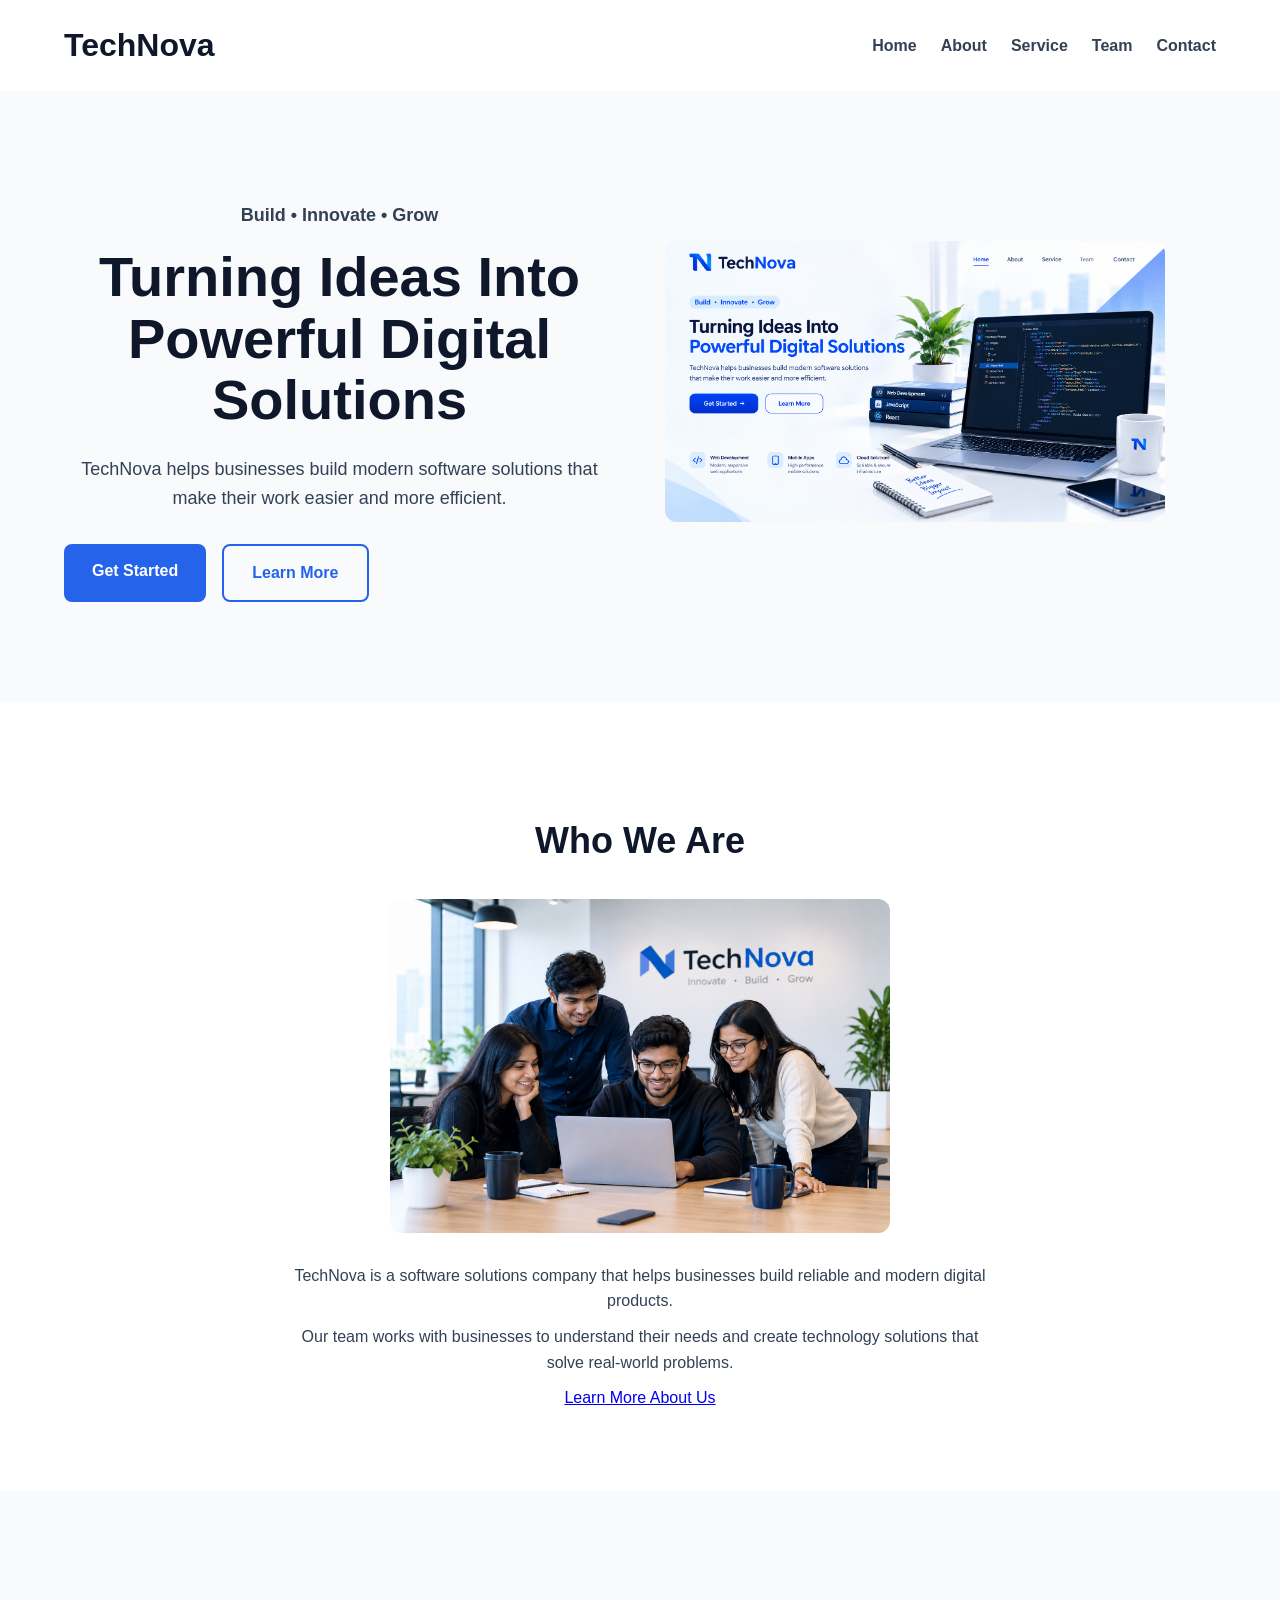
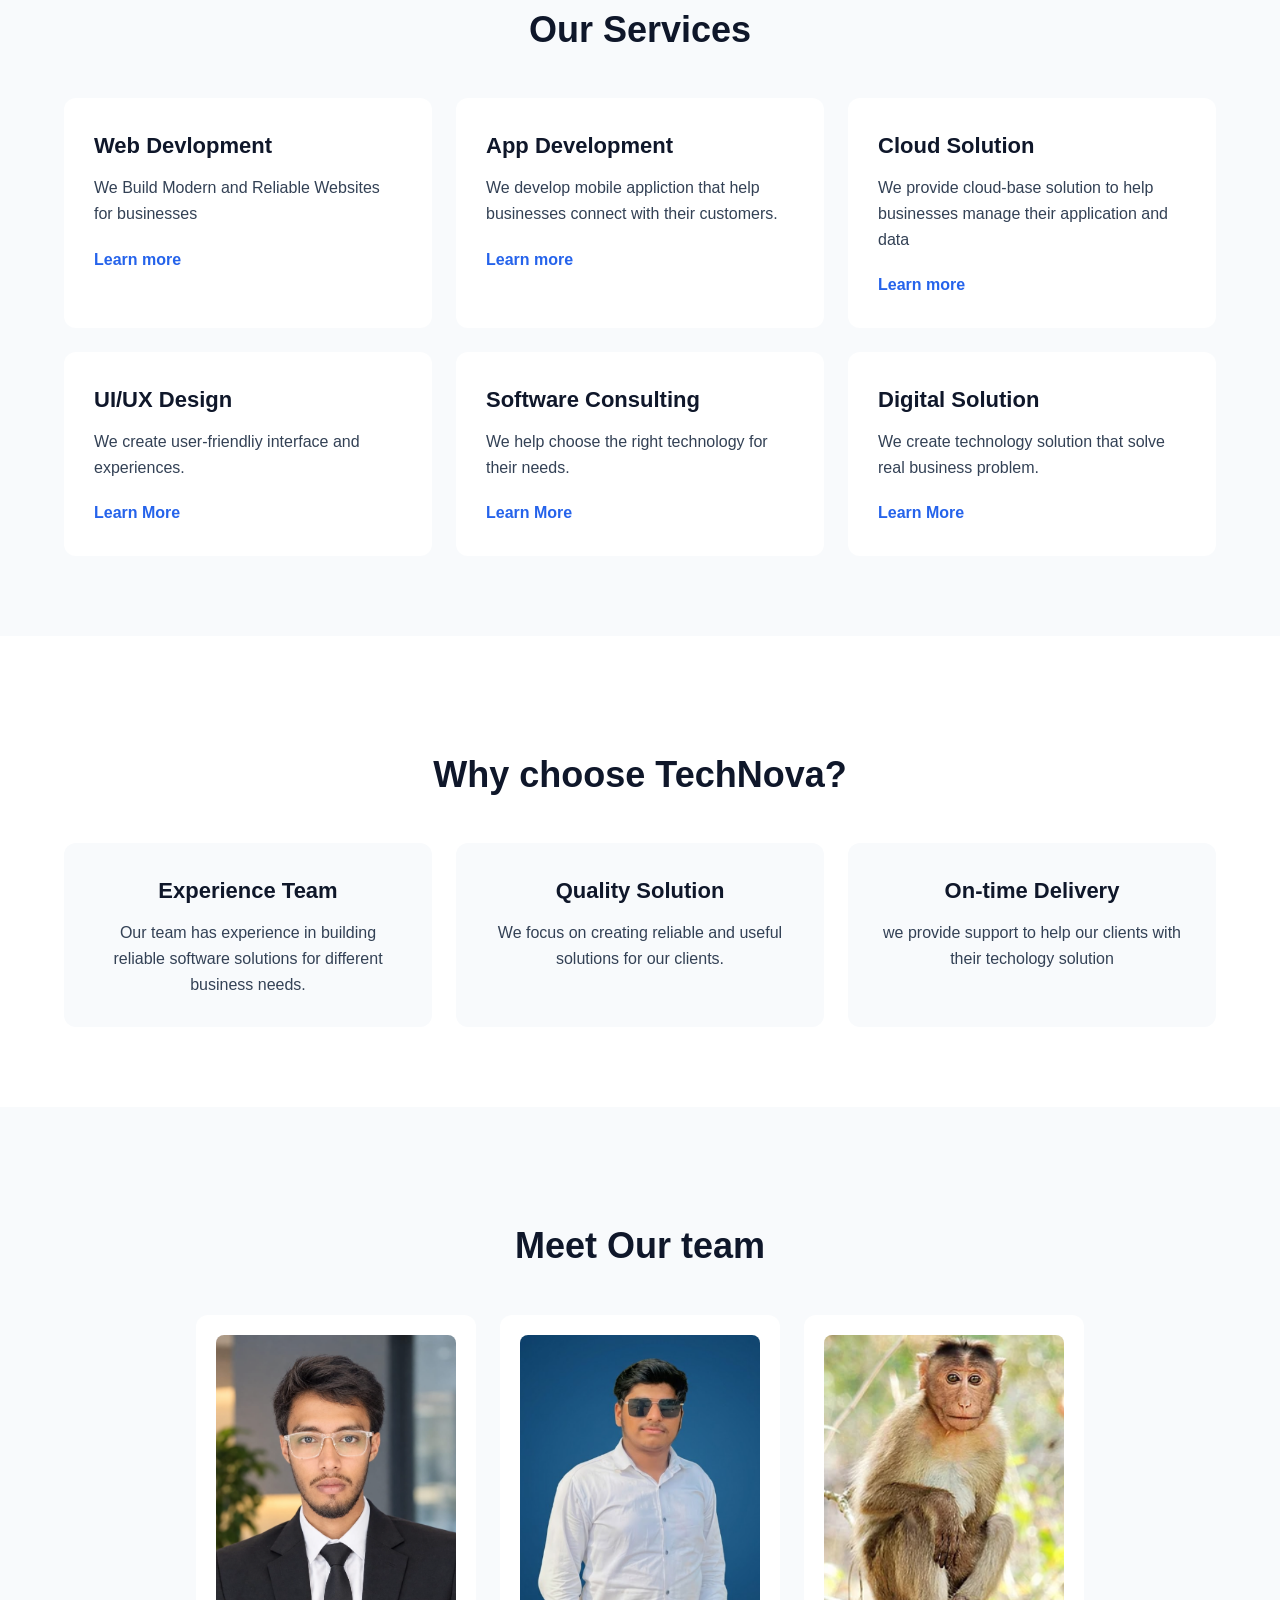
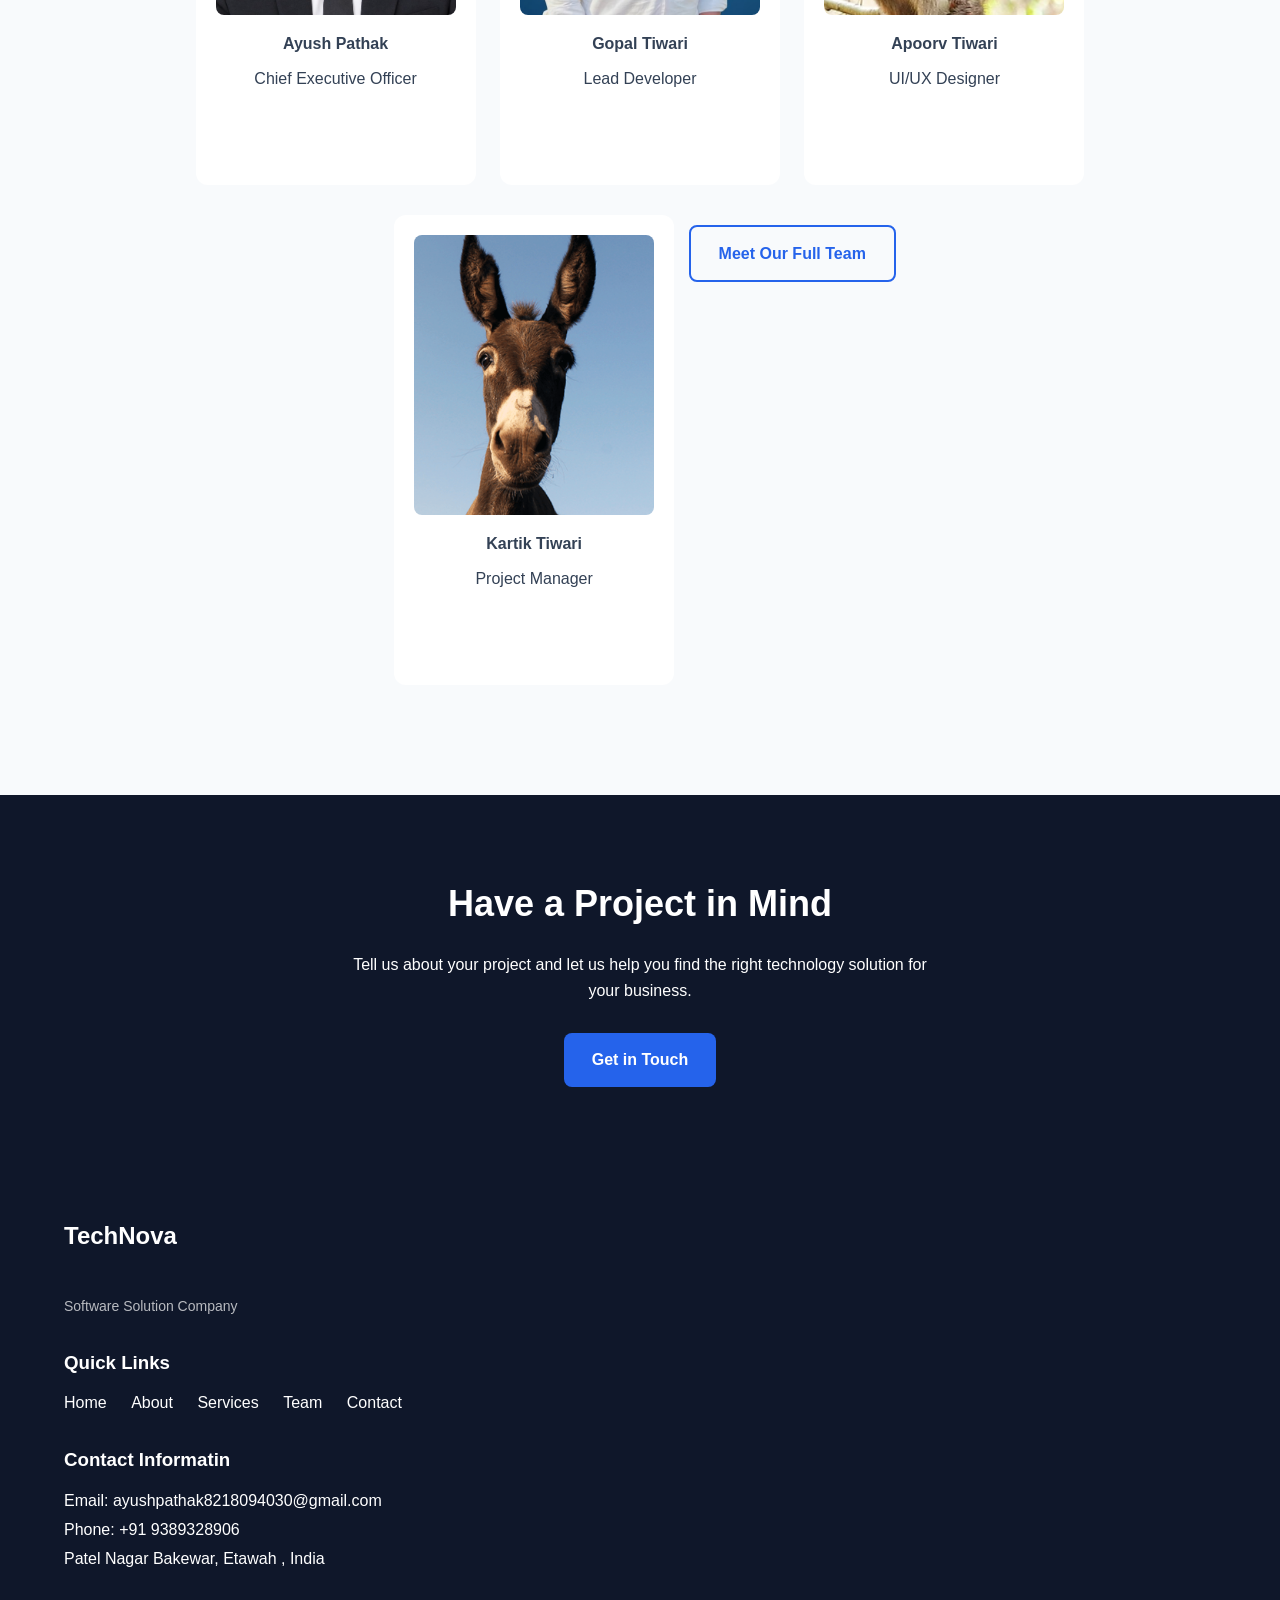
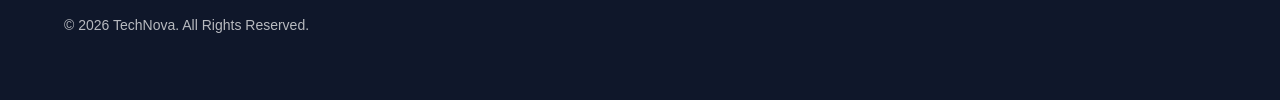
<file: index.html>
<!DOCTYPE html>
<html lang="en">
<head>
    <meta charset="UTF-8">
    <meta name="viewport" content="width=device-width, initial-scale=1.0">
    <title>TechNova | Home</title>
    <link rel="stylesheet" href="css/style.css">
</head>
<body>




    <header>
        <h1> TechNova</h1>
        <nav>
            <a href="index.html">Home</a>
            <a href="about.html">About</a>
            <a href="service.html">Service</a>
            <a href="team.html">Team</a>
            <a href="contact.html">Contact</a>
        </nav>
    </header>






    <main>

      <section class="hero"> 

        <div class="container">
        <div class="hero-content">

            <p class="hero-tagline">Build • Innovate • Grow</p>

            <h2>Turning Ideas Into Powerful Digital Solutions</h2>

            <p>
                TechNova helps businesses build modern software solutions
                that make their work easier and more efficient.
            </p>

            <div class="hero-actions">
                <a href="contact.html">Get Started</a>
                <a href="about.html">Learn More</a>
            </div>

        </div>

         <div class="hero-image">
            <img src="images/hero.png" alt="TechNova digital solutions workspace">
        </div>

        </div>
      </section>





        <section>
        <h2> Who We Are </h2>

            <img src="images/company.png" alt="TechNova company team">

            <p>
                     TechNova is a software solutions company that helps businesses
                     build reliable and modern digital products.
             </p> 


             <p>
                    Our team works with businesses to understand their needs and
                    create technology solutions that solve real-world problems.
            </p>


            <a href="about.html">Learn More About Us</a>
        </section>







        <section class="service">
        <h2> Our Services</h2>
        <div class="service-grid">
            <article>
            <h3>Web Devlopment</h3>

                <p>
                   We Build Modern and Reliable Websites for businesses
                </p>
                <a href="service.html">Learn more</a>
            </article>


            <article>
            <h3> App Development</h3>

                <p>
                    We develop mobile appliction that help businesses connect with their customers.
                </p>
                <a href="service.html"> Learn more </a>
            </article>

            <article>
            <h3>Cloud Solution</h3>

            <p> We provide cloud-base solution to help businesses manage their application and data </p>
             <a href="service.html"> Learn more </a>
            </article>

            <article>
            <h3> UI/UX Design</h3>

                <p>
                    We create user-friendliy interface and experiences.
                </p>
                <a href="service.html"> Learn More</a>
            </article>


            <article>
            <h3> Software Consulting </h3>
                <p> We help choose the right technology for their needs.</p>
                <a href="service.html">Learn More</a>
            </article>

            <article>
            <h3> Digital Solution</h3>

                <p>
                    We create technology solution that solve real business problem.
                </p>
                <a href="service.html"> Learn More</a>
        </article>
        </div>
        </section>





        <section class="why-choose">
        <h2> Why choose TechNova?</h2>

              <ul>
                <li>
                    <strong> Experience Team</strong>
                    <p>Our team has experience in building reliable software
                     solutions for different business needs. </p>
                </li>


                <li>
                    <strong> Quality Solution</strong>
                    <p>We focus on creating reliable and useful solutions
                for our clients.</p>
                </li>

                <li>
                    <strong> On-time Delivery</strong>
                    <p> we provide support to help our clients with their techology solution</p>
                </li>
              </ul>
        </section>



        <section class="team-preview">
              <h2>Meet Our team</h2>
         <figure>
              <img src="images/ceo.png" alt="TechNova CEO">
              <figcaption>
                <strong>Ayush Pathak</strong>
                <p>Chief Executive Officer</p>
             </figcaption>
          </figure>

          <figure>
             <img src="images/lead-developer.png" alt="TechNova lead developer">
             <figcaption>
                 <strong> Gopal Tiwari</strong>
                 <p>Lead Developer</p>
             </figcaption>
          </figure>

          <figure>
             <img src="images/UI-UX Designer.png" alt="TechNova UI UX designer">
             <figcaption>
                <strong>Apoorv Tiwari</strong>
                 <p>UI/UX Designer</p>
             </figcaption>
          </figure>


          <figure>
            <img src="images/Project-Manager.png" alt="project Manager">
            <figcaption>
            <strong>Kartik Tiwari</strong>
             <p>Project Manager</p>
            </figcaption>
          </figure>
        
         <a  class="hero-button" href="team.html">Meet Our Full Team</a>
         </section>

        <section class="cta"> 
            <h2> Have a Project in Mind</h2>

            <p>
                Tell us about your project and let us help you find
                the right technology solution for your business.
            </p>

            <a href="contact.html">Get in Touch</a>
        </section>
    </main>

    <footer >
          <h2> TechNova</h2>

          <p> Software Solution Company</p>

          <h3>Quick Links</h3>

         <a href="index.html">Home</a>
         <a href="about.html">About</a>
         <a href="service.html">Services</a>
         <a href="team.html">Team</a>
         <a href="contact.html">Contact</a>

         <h3>Contact Informatin</h3>

        <address>Email: ayushpathak8218094030@gmail.com<br>
                 Phone: +91 9389328906<br>
                 Patel Nagar Bakewar, Etawah , India
         </address>

  
         <p>© 2026 TechNova. All Rights Reserved.</p>

    </footer>
        
    
    
</body>
</html>
</file>
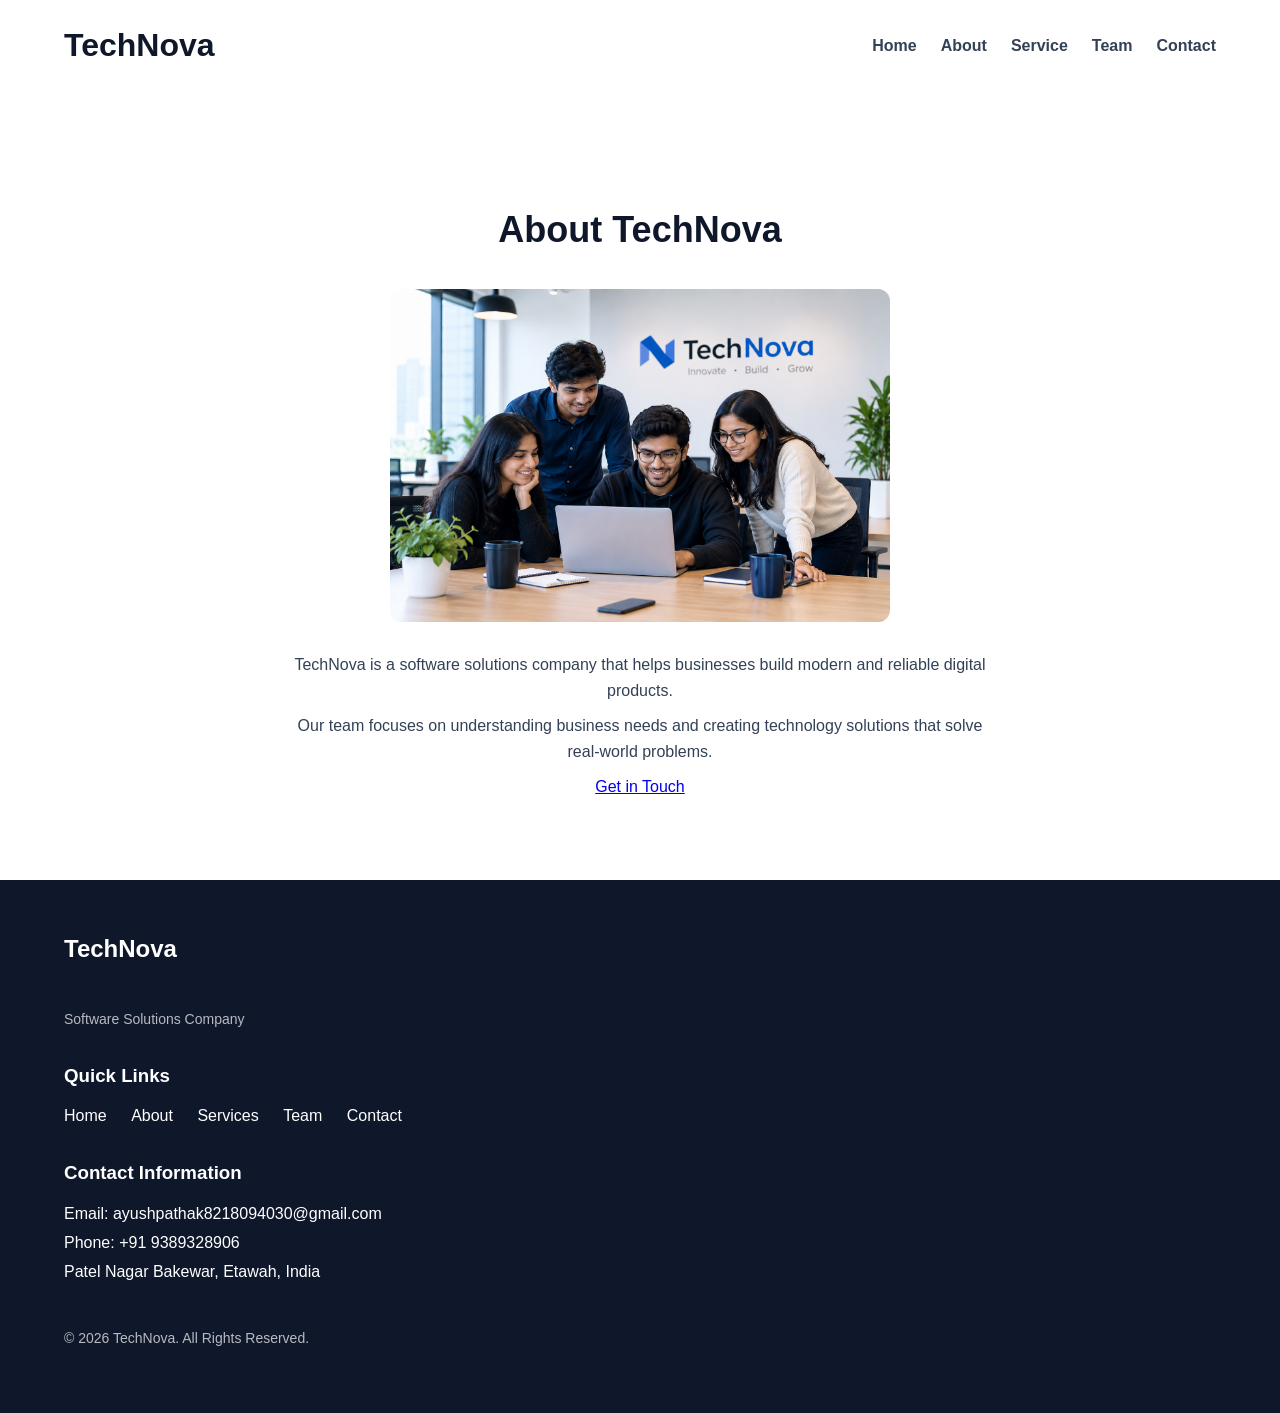
<file: about.html>
<!DOCTYPE html>
<html lang="en">
<head>
    <meta charset="UTF-8">
    <meta name="viewport" content="width=device-width, initial-scale=1.0">
    <title>About | TechNova</title>
    <link rel="stylesheet" href="css/style.css">
</head>
<body>
    <header>
    <h1>TechNova</h1>

    <nav>
        <a href="index.html">Home</a>
        <a href="about.html">About</a>
        <a href="service.html">Service</a>
        <a href="team.html">Team</a>
        <a href="contact.html">Contact</a>
    </nav>
</header>

<main>
    <section class="about-content">
        <h2>About TechNova</h2>

         <img src="images/company.png" alt="TechNova company team">

        <p>
            TechNova is a software solutions company that helps businesses
            build modern and reliable digital products.
        </p>

        <p>
            Our team focuses on understanding business needs and creating
            technology solutions that solve real-world problems.
        </p>

        <a href="contact.html">Get in Touch</a>
    </section>
</main>

<footer>
    <h2>TechNova</h2>
    <p>Software Solutions Company</p>

    <h3>Quick Links</h3>
    <a href="index.html">Home</a>
    <a href="about.html">About</a>
    <a href="service.html">Services</a>
    <a href="team.html">Team</a>
    <a href="contact.html">Contact</a>

    <h3>Contact Information</h3>
    <address>
        Email: ayushpathak8218094030@gmail.com<br>
        Phone: +91 9389328906<br>
        Patel Nagar Bakewar, Etawah, India
    </address>

    <p>© 2026 TechNova. All Rights Reserved.</p>
</footer>


</body>
</html>
</file>
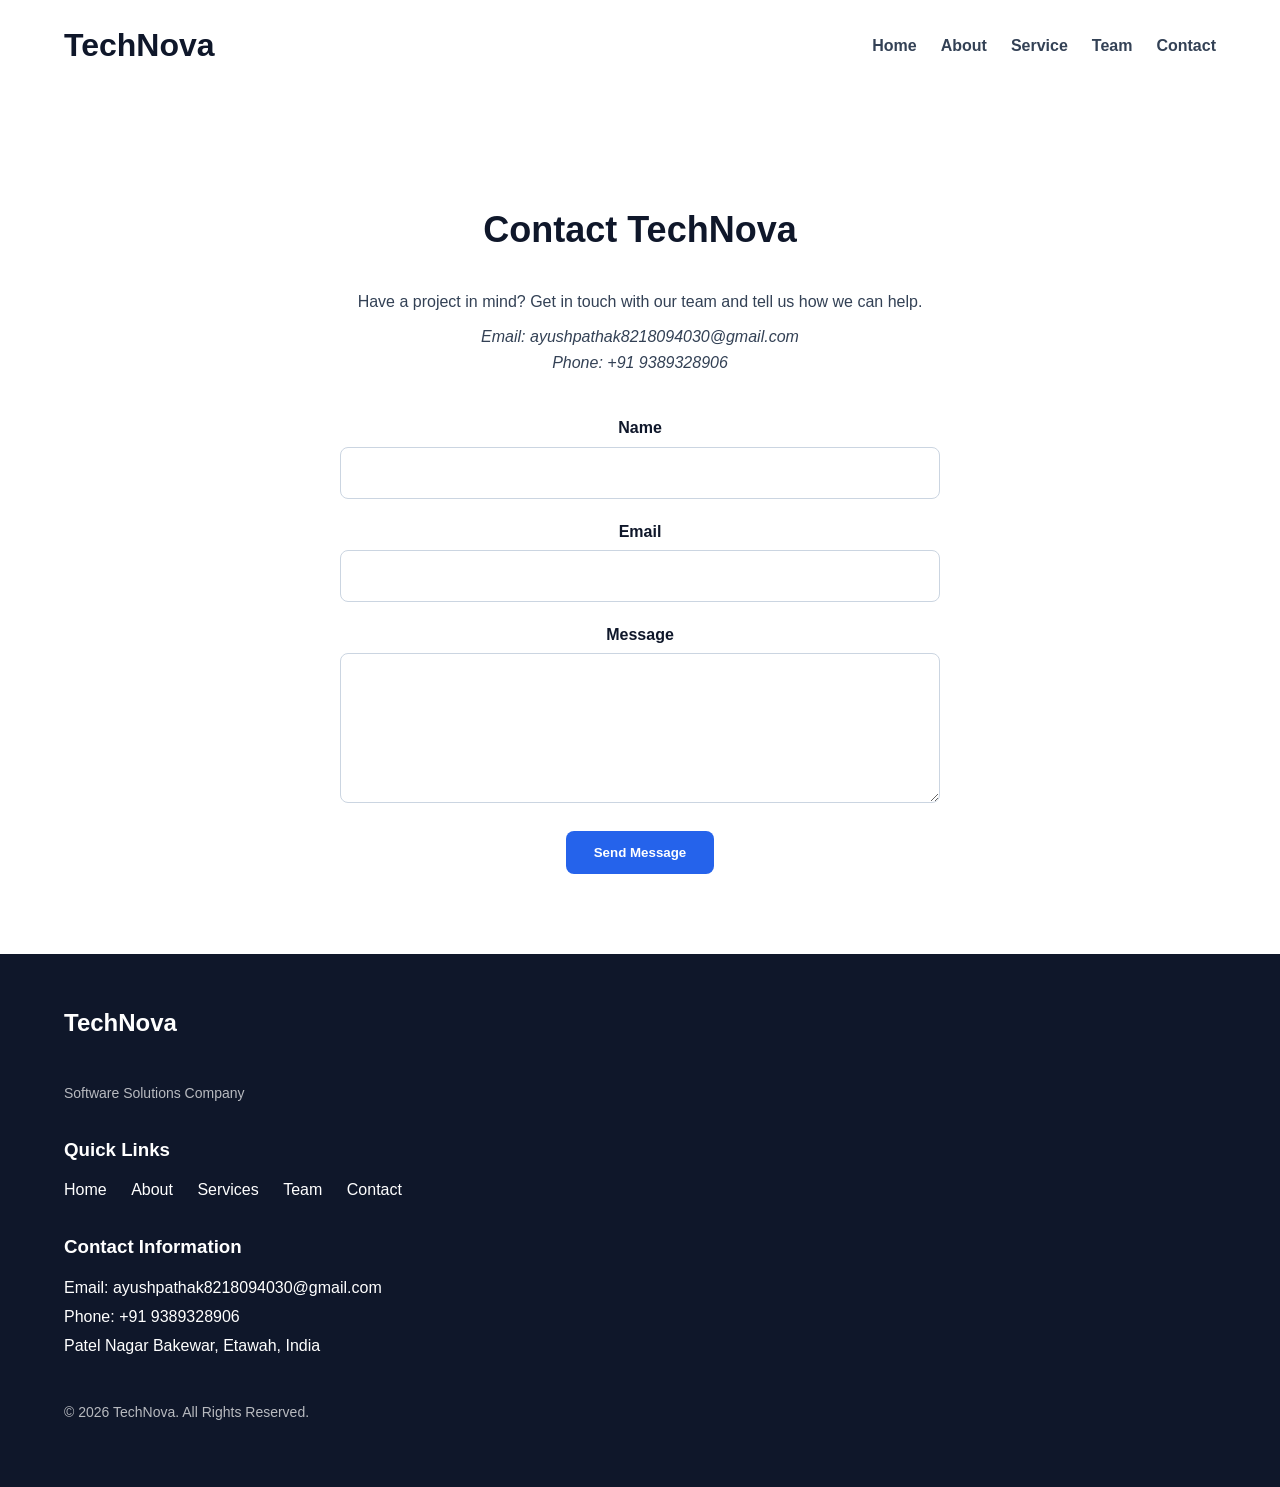
<file: contact.html>
<!DOCTYPE html>
<html lang="en">
<head>
    <meta charset="UTF-8">
    <meta name="viewport" content="width=device-width, initial-scale=1.0">
    <title>Contact | TechNova</title>
    <link rel="stylesheet" href="css/style.css">
</head>
<body>


<header>
        <h1>TechNova</h1>

        <nav>
            <a href="index.html">Home</a>
            <a href="about.html">About</a>
            <a href="service.html">Service</a>
            <a href="team.html">Team</a>
            <a href="contact.html">Contact</a>
        </nav>
</header>

 <main>
     <section>
            <h2>Contact TechNova</h2>

            <p>
                Have a project in mind? Get in touch with our team
                and tell us how we can help.
            </p>

            <address>
                Email: ayushpathak8218094030@gmail.com<br>
                Phone: +91 9389328906
            </address>

     <form class="contact-form">

        <label for="name">Name</label>
        <input type="text" id="name" name="name" required>

        <label for="email">Email</label>
        <input type="email" id="email" name="email" required>

        <label for="message">Message</label>
        <textarea id="message" name="message" required></textarea>
        <button type="submit">Send Message</button>

     </form>

    </section>
</main>


<footer>
    <h2>TechNova</h2>

    <p>Software Solutions Company</p>

    <h3>Quick Links</h3>

    <a href="index.html">Home</a>
    <a href="about.html">About</a>
    <a href="service.html">Services</a>
    <a href="team.html">Team</a>
    <a href="contact.html">Contact</a>

    <h3>Contact Information</h3>

    <address>
        Email: ayushpathak8218094030@gmail.com<br>
        Phone: +91 9389328906<br>
        Patel Nagar Bakewar, Etawah, India
    </address>

    <p>© 2026 TechNova. All Rights Reserved.</p>
</footer>



</body>
</html>
</file>
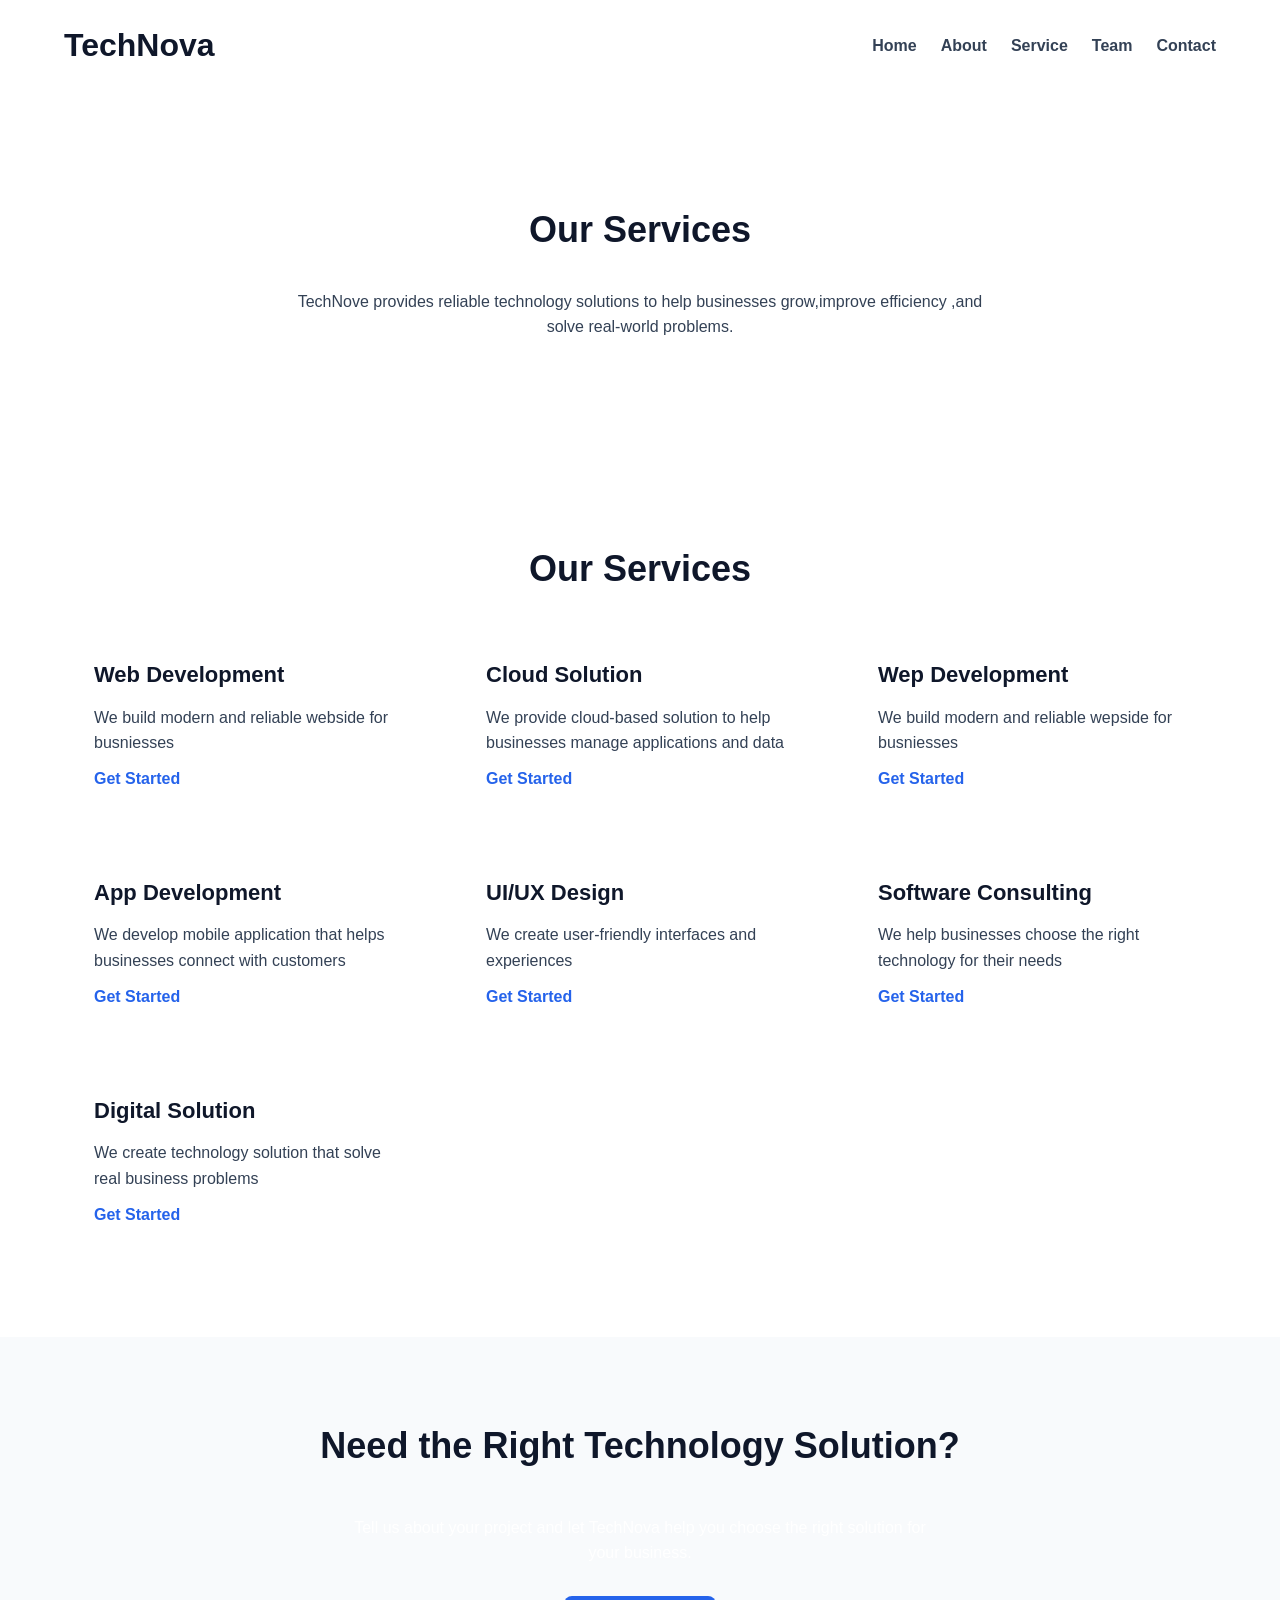
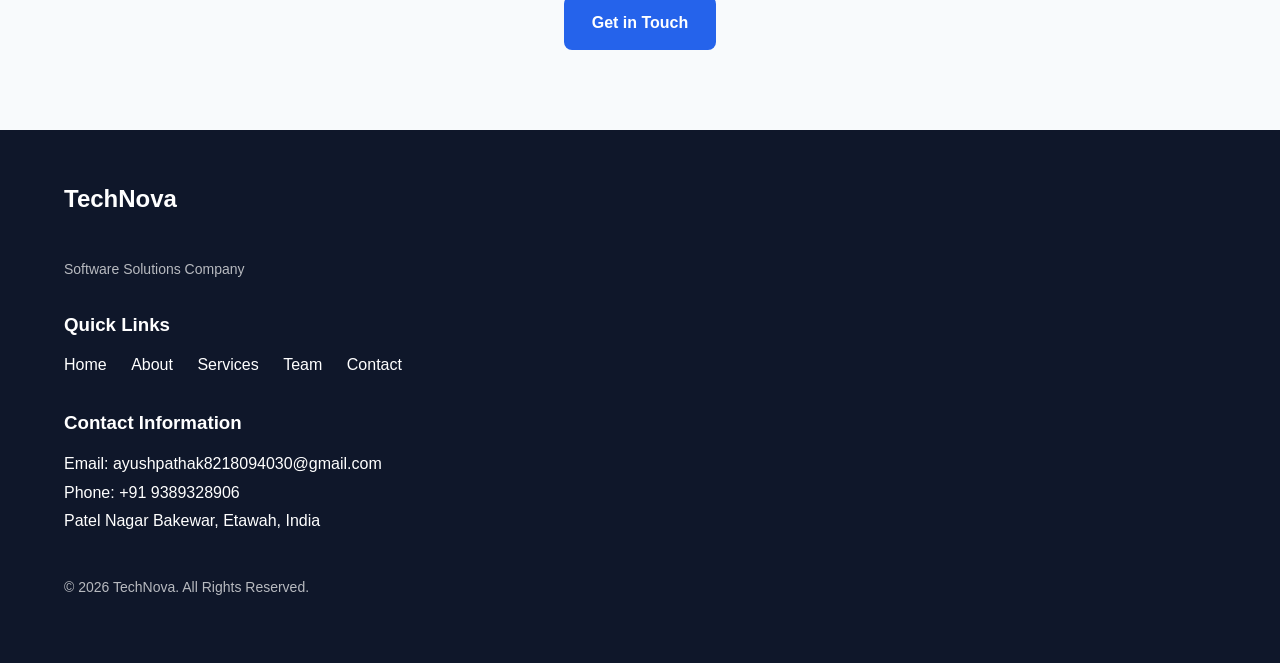
<file: service.html>
<!DOCTYPE html>
<html lang="en">
<head>
    <meta charset="UTF-8">
    <meta name="viewport" content="width=device-width, initial-scale=1.0">
    <title>Services | TechNova</title>
    <link rel="stylesheet" href="css/style.css">
</head>
<body>

<header>
     <h1>TechNova</h1>
    <nav>
        <a href="index.html">Home</a>
        <a href="about.html">About</a>
        <a href="service.html">Service</a>
        <a href="team.html">Team</a>
        <a href="contact.html">Contact</a>
    </nav>
</header>

<main>
    <section class="service-intro">
        <h2>Our Services</h2>
        <p>
            TechNove provides reliable technology solutions to help businesses
            grow,improve efficiency ,and solve real-world problems.
        </p>
    </section>

    <section class="service">
        <h2>Our Services</h2>
        <div class="service-grid">

            <article>
                <h3>Web Development</h3>
                <p>We build modern and reliable webside for busniesses</p>
                <a href="contact.html">Get Started</a>
            </article>

            <article>
                <h3>Cloud Solution</h3>
                <p>We provide cloud-based solution to help businesses manage applications and data</p>
                <a href="contact.html">Get Started</a>
            </article>

            <article>
                <h3>Wep Development</h3>
                <p>We build modern and reliable wepside for busniesses</p>
                <a href="contact.html">Get Started</a>
            </article>

            <article>
                <h3>App Development</h3>
                <p>We develop mobile application that helps businesses connect with customers</p>
                <a href="contact.html">Get Started</a>
            </article>

            <article>
                <h3>UI/UX Design</h3>
                <p>We create user-friendly interfaces and experiences</p>
                <a href="contact.html">Get Started</a>
            </article>

            <article>
                <h3>Software Consulting</h3>
                <p>We help businesses choose the right technology for their needs </p>
                <a href="contact.html">Get Started</a>
            </article>

            <article>
                <h3>Digital Solution</h3>
                <p> We create technology solution that solve real business problems</p>
                <a href="contact.html">Get Started</a>
            </article>

        </div>
    </section>

    <section class="cta">

        <h2>Need the Right Technology Solution?</h2>
        <p>
            Tell us about your project and let TechNova help you choose
            the right solution for your business.
        </p>
        <a href="contact.html">Get in Touch</a>

    </section>

</main>

<footer>
    <h2>TechNova</h2>
    <p>Software Solutions Company</p>

    <h3>Quick Links</h3>
    <a href="index.html">Home</a>
    <a href="about.html">About</a>
    <a href="service.html">Services</a>
    <a href="team.html">Team</a>
    <a href="contact.html">Contact</a>

    <h3>Contact Information</h3>
    <address>
        Email: ayushpathak8218094030@gmail.com<br>
        Phone: +91 9389328906<br>
        Patel Nagar Bakewar, Etawah, India
    </address>

    <p>© 2026 TechNova. All Rights Reserved.</p>
</footer>

    
</body>
</html>
</file>
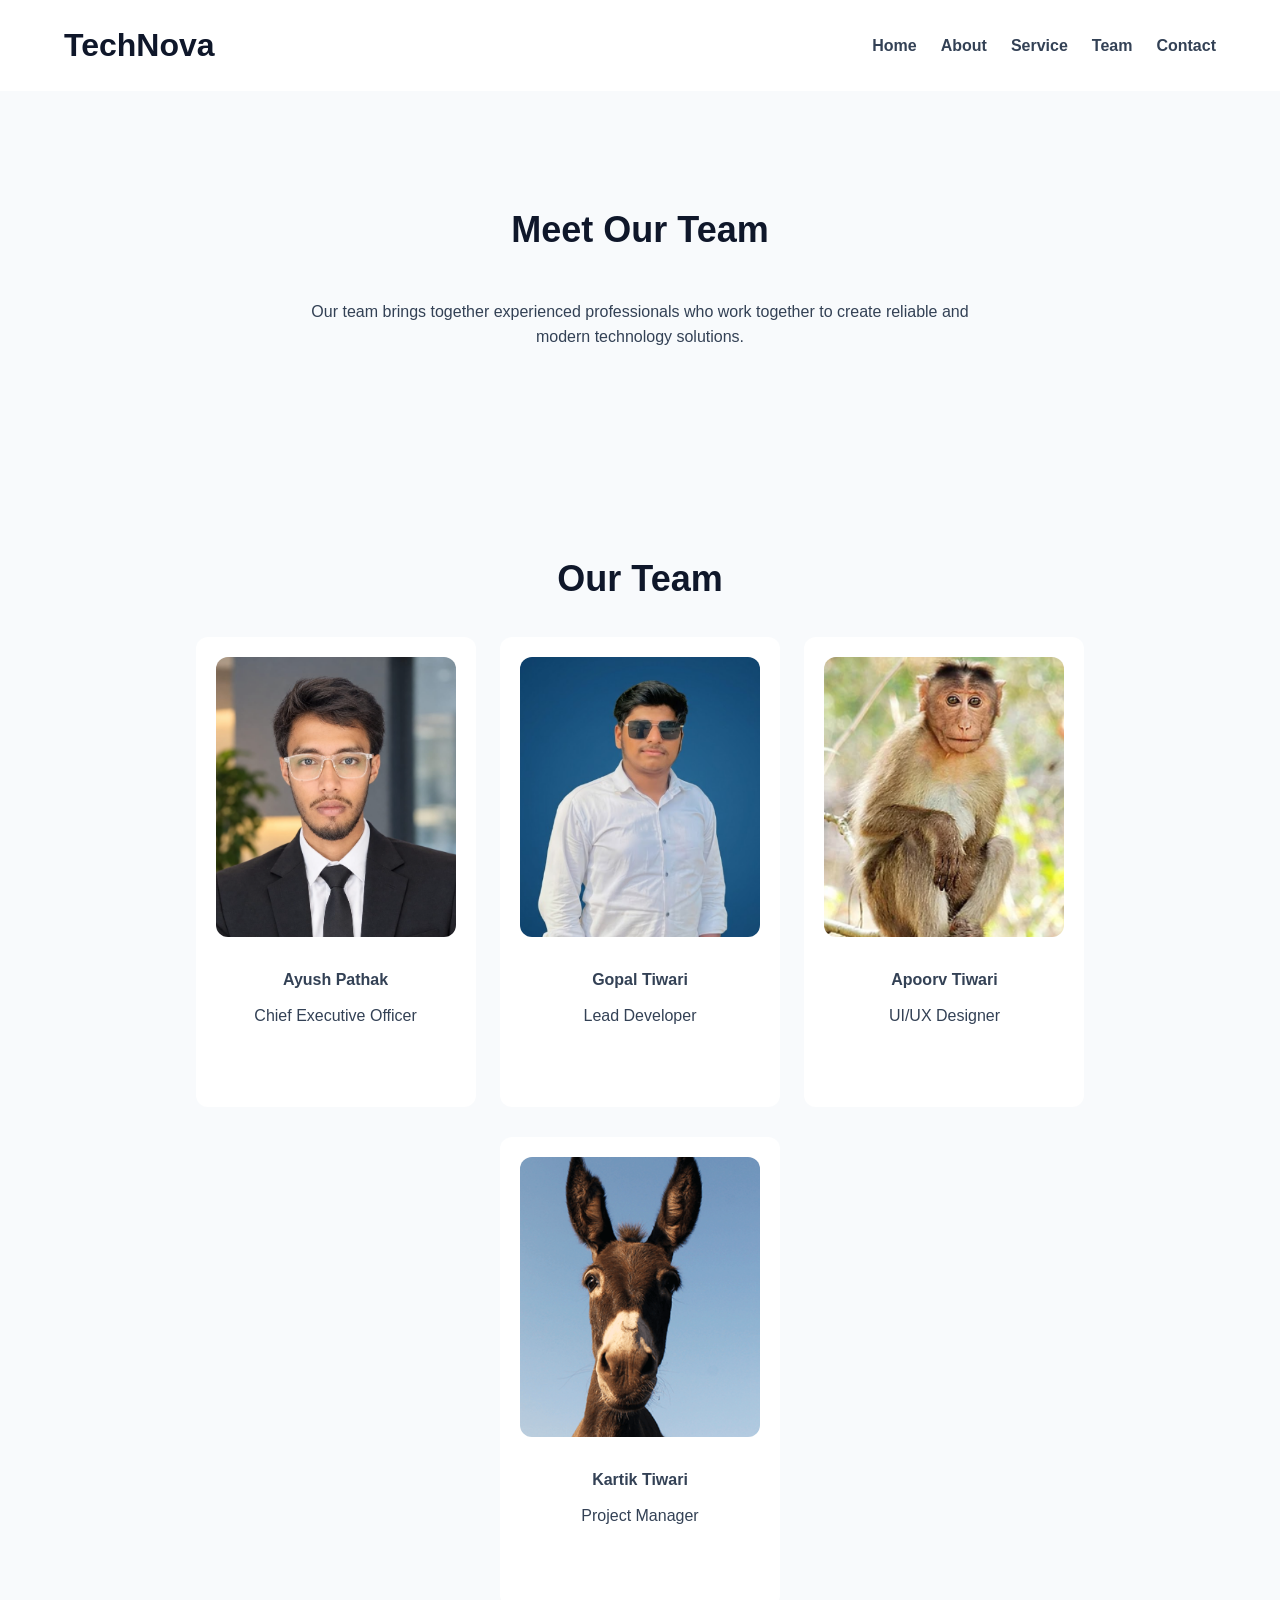
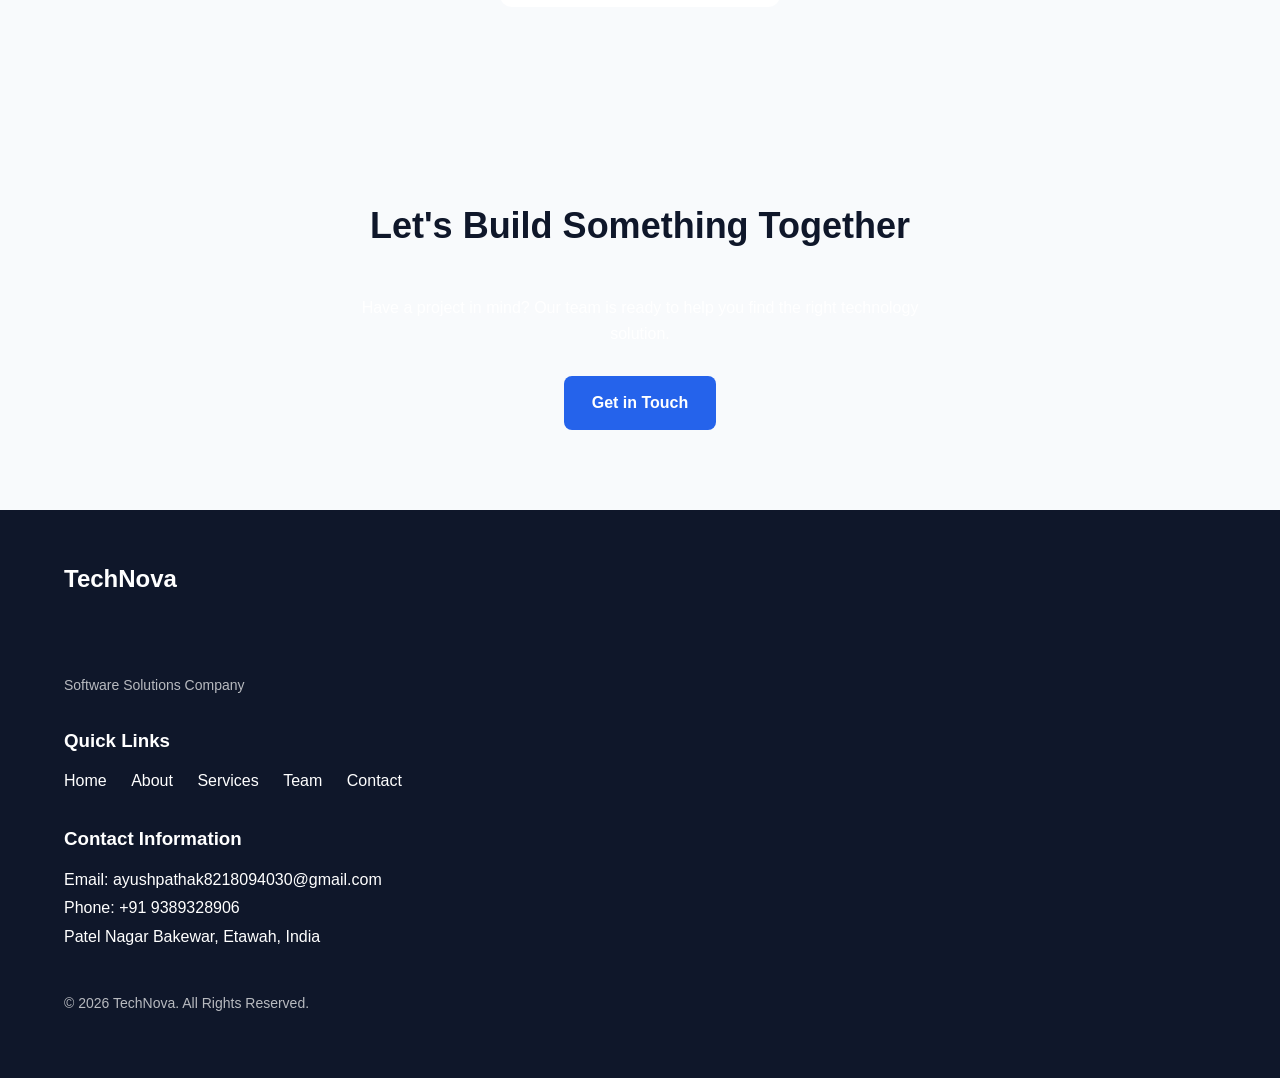
<file: team.html>
<!DOCTYPE html>
<html lang="en">
<head>
    <meta charset="UTF-8">
    <meta name="viewport" content="width=device-width, initial-scale=1.0">
    <title>Team | TechNova</title>
    <link rel="stylesheet" href="css/style.css">
</head>
<body>

<header>
    <h1>TechNova</h1>
    <nav>
        <a href="index.html">Home</a>
        <a href="about.html">About</a>
        <a href="service.html">Service</a>
        <a href="team.html">Team</a>
        <a href="contact.html">Contact</a>
    </nav>
</header>

<main>
    <section class="team-preview">
    <h2>Meet Our Team</h2>
    <p>
        Our team brings together experienced professionals who work
        together to create reliable and modern technology solutions.
    </p>
    </section>


    <section class="team-preview">
    <h2>Our Team</h2>

    <figure>
        <img src="images/ceo.png" alt="TechNova CEO">
        <figcaption>
            <strong>Ayush Pathak</strong>
            <p>Chief Executive Officer</p>
        </figcaption>
    </figure>

    <figure>
        <img src="images/lead-developer.png" alt="TechNova Lead Developer">
        <figcaption>
            <strong>Gopal Tiwari</strong>
            <p>Lead Developer</p>
        </figcaption>
    </figure>

    <figure>
        <img src="images/UI-UX Designer.png" alt="TechNova UI UX Designer">
        <figcaption>
            <strong>Apoorv Tiwari</strong>
            <p>UI/UX Designer</p>
        </figcaption>
    </figure>

    <figure>
        <img src="images/Project-Manager.png" alt="TechNova Project Manager">
        <figcaption>
            <strong>Kartik Tiwari</strong>
            <p>Project Manager</p>
        </figcaption>
    </figure>
    </section>


    <section class="cta">
    <h2>Let's Build Something Together</h2>
    <p>
        Have a project in mind? Our team is ready to help you
        find the right technology solution.
    </p>
    <a href="contact.html">Get in Touch</a>
    </section>


</main>




<footer>
    <h2>TechNova</h2><br>
    <p>Software Solutions Company</p>

    <h3>Quick Links</h3>
    <a href="index.html">Home</a>
    <a href="about.html">About</a>
    <a href="service.html">Services</a>
    <a href="team.html">Team</a>
    <a href="contact.html">Contact</a>

    <h3>Contact Information</h3>
    <address>
        Email: ayushpathak8218094030@gmail.com<br>
        Phone: +91 9389328906<br>
        Patel Nagar Bakewar, Etawah, India
    </address>

    <p>© 2026 TechNova. All Rights Reserved.</p>
</footer>

</body>
</html>
</file>
<file: css/style.css>
/*=====================
        Base Style
     =====================*/



  * {
     box-sizing: border-box;
    }

     html{
     scroll-behavior: smooth;
     }
 
     body{
     margin:0;
     font-family: Arial,sans-serif;
     line-height: 1.6;
     color: var(--text-color);
     background-color:var(--background-color);
     }

   :root{
    --primary-color:#2563eb;
    --secondary-color:#0f172a;
    --text-color:#334155;
    --background-color:#ffffff;
    --light-background:#f8fafc;
     }

     .container{
     width: min(90% , 1200px);
     margin-inline:auto;
    }

     header{
     padding:20px 5%;
     display:flex;
     justify-content: space-between;
     align-items:center;


     position: sticky;
     top: 0;
     z-index: 1000;
     background-color: var(--background-color);
     }

     header h1{
     margin: 0;
     color: var(--secondary-color);
     }

     header nav{
     display: flex;
     gap: 24px;
     }

     header nav a{
     color:var(--text-color);
     text-decoration: none;
     font-weight:600;
     }

     header nav a:hover{
     color:var(--primary-color);
     }
   
     .hero{
     padding: 100px 0;
     background-color: var(--light-background);
     }

   
     .hero-content{
     max-width: 700px;
     }

     .hero-tagline{
     color: var(--primary-color);
     font-weight: 700;
     margin-bottom:16px;
    }
     .hero h2{
     font-size: 56px;
     line-height: 1.1;
     color: var(--secondary-color);
     margin:  0 0 24px;
     }

     .hero-content >p{
     color: var(--text-color);
     font-size: 18px;
     max-width: 600px;
     }
 
     .hero-actions{
     display: flex;
     gap: 16px;
     margin-top: 32px;
     }

     .hero-actions a ,
     .team-preview > a  {
     display: inline-block;
     padding:14px 28px ;
     border-radius: 8px;
     text-decoration: none;
     font-weight: 600;
     transition: 0.3s ease;
     }

     .hero-actions a:first-child {
     background-color: var(--primary-color);
     color: white;
     }

     .hero-actions a:last-child{
     border: 2px solid var(--primary-color);
     color: var(--primary-color);
     }

     .hero-actions a:hover{
     transform: translateY(-2px);
     opacity: 0.85;
     }

     .hero .container{
     display:grid;
     grid-template-columns: 1fr 1fr;
     align-items: center;
     gap:50px;
     }
     .hero-image img{
     width: 500px;
     max-width: 100%;
     height: auto;
     display: block;
     }



   /*=========================
     About Preview
     =========================*/

     main>section:nth-child(2){
        padding: 80px 5%;
        text-align: center;
     }

     main >section:nth-child(2) h2{
        color: var(--secondary-color);
        font-size: 36px;
        margin-bottom: 30px;
     }

     main >section:nth-child(2) img{
        width: 500px;
        max-width: 100%;
        height: auto;
        display: block;
        margin: 0 auto 30px;
        border-radius: 12px;
     }

     main > section:nth-child(2) p {
     max-width: 700px;
     margin: 10px auto;
     color: var(--text-color);
    } 

    
    /*===============================
      Service Grid
      ===============================*/

     main > section:nth-child(3) {
     padding: 80px 5%;
     background-color: var(--light-background);
     text-align: center;
     }

     main > section:nth-child(3) h2 {
     margin-bottom: 40px;
     color: var(--secondary-color);
     font-size: 36px;
     }

     .service-grid {
     display: grid;
     grid-template-columns: repeat(3, 1fr);
     gap: 24px;
     }

     .service-grid article{
        background-color: var(--background-color);
        padding: 30px;
        border-radius: 12px;
        text-align: left;
        transition: 0.3s ease;
     }
     .service-grid article:hover{
      transform:translateY(-5px);

     }

     .service-grid article h3{
        color : var(--secondary-color);
        font-size: 22px;
        margin-top: 0;
        margin-bottom: 12px;
     }

     .service-grid article p{
        color: var(--text-color);
        margin-bottom: 20px;
     }

     .service-grid article a{
        color: var(--primary-color);
        text-decoration: none;
        font-weight:600 ;
     }

     .service-grid article a:hover{
        text-decoration:underline;
    }
    /*===============================
       Why Choose TechNova 
      ==============================*/

     .why-choose {
     padding: 80px 5%;
     }

     .why-choose h2{
        text-align: center;
        color: var(--secondary-color);
        font-size: 36px;
        margin-bottom: 40px;
     }

     .why-choose ul{
        list-style: none;
        padding: 0;
        margin: 0;
        display: grid;
        grid-template-columns: repeat(3, 1fr);
        gap:24px;
     }

     .why-choose li{
        background-color: var(--light-background);
        padding: 30px;
        border-radius: 12px;
        transition:0.3s ease;
     }

     .why-choose li:hover {
        transform: translateY(-5px);
     }

     .why-choose li strong {
        display: block;
        color: var(--secondary-color);
        font-size:22px;
        margin-bottom: 12px;
     }

     .why-choose li p{
        color: var(--text-color);
        margin: 0;
     }

     @media (max-width:768px){
        .why-choose ul {
            grid-template-columns: 1fr;
        }
     }


     /*====================
       Meet  Our Team
       ====================*/


     .team-preview {
        padding: 80px 5%;
        background-color:var(--light-background) ;
        text-align: center;
     }
     
     .team-preview h2{
        text-align: center;
        color: var(--secondary-color);
        font-size: 36px;
        margin-bottom: 40px;
     }


     .team-preview figure{
        display: inline-block;
        width: 280px;
        margin: 0 10px 30px;
        vertical-align: top;
        background-color: var(--background-color);
        padding: 20px;
        border-radius: 12px;
     }

      .team-preview > a {
     display: inline-block;
     margin-top: 10px;
     padding: 14px 28px;
     border-radius: 8px;
     text-decoration: none;
     font-weight: 600;
     color: var(--primary-color);
     border: 2px solid var(--primary-color);
     }

     .team-preview figure img {
     width: 100%;
     height: 280px;
     object-fit: cover;
     object-position: center top;
     border-radius: 8px;
     display: block;
     margin-bottom: 16px;
     }

     .team-preview > a:hover {
     background-color: var(--primary-color);
     color: white;
     }


     @media (max-width: 1024px) {
     .team-preview figure {
        width: 45%;
     }
     }

     @media (max-width: 600px) {
     .team-preview figure {
        width: 100%;
        margin-left: 0;
        margin-right: 0;
     }
     }

     .team-preview figure {
     transition: 0.3s ease;
     }

     .team-preview figure:hover {
     transform: translateY(-6px);
     }


     /*========================
       Have a Project in Mind
       =======================*/

     .cta {
     padding: 80px 5%;
     background-color: var(--secondary-color);
     text-align: center;
     }

     .cta h2 {
     color: white;
     font-size: 36px;
      margin:  0 0 20px;
     }

     .cta p{
        color: white;
        max-width: 600px;
        margin: 0 auto 30px;
     }

     .cta a{
        display: inline-block;
        padding: 14px 28px;
        background-color: var(--primary-color);
        color: white;
        text-decoration: none;
        font-weight: 600;
        border-radius: 8px;
     }

     .cta a:hover{
        opacity: 0.85;
        transform: translateY(-2px);
     }


     footer{
       padding: 50px 5%;
       background-color: var(--secondary-color);
       color: white;
     }

     footer h2{
        color: white;
        margin-top: 0;
        margin-bottom: 10px;
     }
     
     footer h3{
        color: white;
        margin-top: 30px;
        margin-bottom: 12px;
     }

     footer a{
        display: inline-block;
        color: white;
        text-decoration:none ;
        margin-right: 20px;
     }

     footer address{
        color: white;
        font-style: normal;
        line-height:1.8;
     }

     footer > p {
        color: white;
        margin-top:40px;
        font-size:14px;
        opacity:0.7;
     }

     footer a:hover{
       color: var(--primary-color);
     }

     footer > p:first-of-type {
      margin-bottom: 30px;
     }
     





   /*========================
      About Page 
    =========================*/


    main > section {
    padding: 80px 5%;
    }

   main > section h2 {
    color: var(--secondary-color);
    font-size: 36px;
    margin-bottom: 30px;
    }

    main > section p {
    max-width: 700px;
    color: var(--text-color);
    margin: 10px 0;
    }



    main > section img {
    width: 500px;
    max-width: 100%;
    height: auto;
    display: block;
    margin-bottom: 30px;
    border-radius: 12px;
    }

    /*================
     Contact Form 
     =================*/

    form {
    max-width: 600px;
    margin-top: 30px;
    }

    form label {
    display: block;
    margin-bottom: 6px;
    font-weight: 600;
    color: var(--secondary-color);
    }

    form input,
    form textarea {
    width: 100%;
    padding: 12px;
    margin-bottom: 20px;
    border: 1px solid #cbd5e1;
    border-radius: 8px;
    font: inherit;
   }

    form textarea {
    min-height: 150px;
    resize: vertical;
    }

     form button {
    padding: 14px 28px;
    background-color: var(--primary-color);
    color: white;
    border: none;
    border-radius: 8px;
    font-weight: 600;
    cursor: pointer;
    transition: 0.3s ease;
    }

    form button:hover {
    opacity: 0.85;
    transform: translateY(-2px);
    }

    .contact-form{
      max-width: 600px;
      margin-top: 40px;
    }

    .about-content {
    text-align: center;
    }

    .about-content p {
    margin-left: auto;
    margin-right: auto;
    }

    .about-content img {
    margin: 0 auto 30px;
     }



     .service-intro {
    text-align: center;
    }

     .service-intro p {
     margin-left: auto;
     margin-right: auto;
       }


       .team-preview p {
    max-width: 700px;
    margin: 10px auto;
    }

    .team-preview figure  {
    width: 280px;
    height: 470px ;
    overflow:hidden;
    }

    /* Fix team member image frames */
   .team-preview figure img {
    width: 100% ;
    height: 280px ;
    min-height: 280px ;
    max-height: 280px ;
    object-fit: cover ;
    object-position: 25;
    display: block;
    border-radius: 8px;
    margin-bottom: 16px;
   }


   main > section {
    text-align: center;
   }

    main > section p,
    main > section address,
    main > section form {
    margin-left: auto;
    margin-right: auto;
    }
</file>
